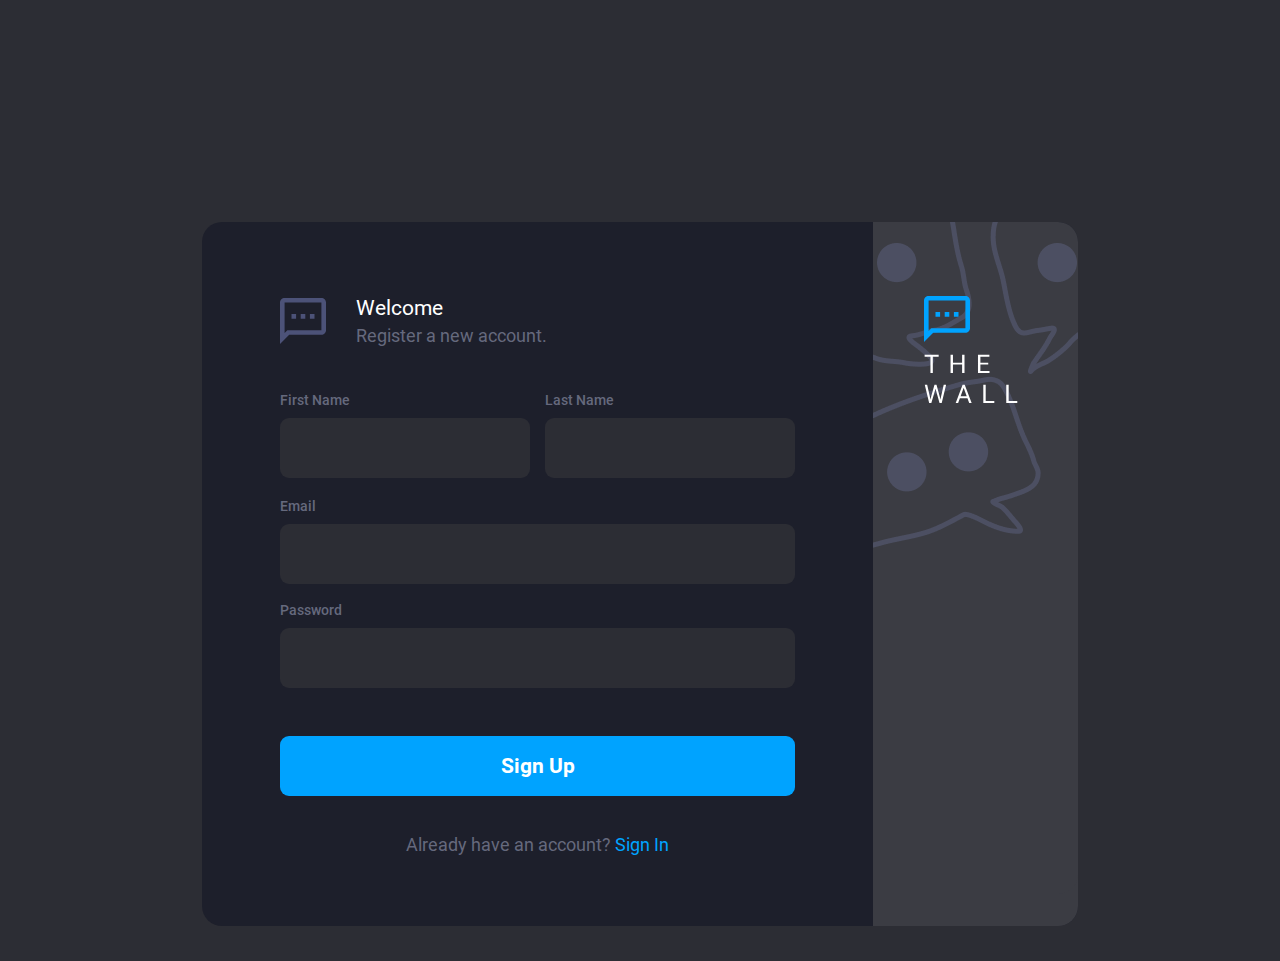
<file: web_frontend/views/index.html>
<!DOCTYPE html>
<html lang="en">
<head>
    <meta charset="UTF-8">
    <meta http-equiv="X-UA-Compatible" content="IE=edge">
    <meta name="viewport" content="width=device-width, initial-scale=1.0">
    <meta name="author" content="Harold Nocos">
    <meta name="description" content="The Wall is a fun place to keep up: with what's going on around places, with your friends and acquaintances, with interesting stories, and thoughts of yourself and the community.">
    <title>The Wall | Access Page</title>
    <link rel="shortcut icon" href="../assets/images/favicon.ico" type="image/x-icon">
    <link rel="stylesheet" href="../assets/css/global.css">
    <link rel="stylesheet" href="../assets/css/index.css">
    <script src="../assets/js/index.js"></script>
</head>
<body>
    <div class="container" id="sign_up">
        <div class="form_container">
            <div class="form_header">
                <img src="../assets/images/the_wall_icon.svg" alt="The Wall Icon">
                <h1>Welcome
                    <span>Register a new account.</span>
                </h1>
            </div>
            <form action="../views/timeline.html" id="sign_up_form" class="form" method="POST">
                <div class="col_2">
                    <label for="first_name">First Name
                        <input type="text" name="first_name" class="form_input_field" id="first_name">
                    </label>
                    <label for="last_name">Last Name
                        <input type="text" name="last_name" class="form_input_field" id="last_name">
                    </label>
                </div>
                <label for="signup_email" class="row">Email
                    <input type="text" class="form_input_field" id="signup_email" name="signup_email">
                </label>
                <label for="signup_password" class="row">Password
                    <input type="password" class="form_input_field" id="signup_password" name="signup_password">
                </label>
                <button class="form_btn" type="submit">Sign Up</button>
                <p class="access_text">Already have an account? <a id="show_signin" class="select_access_btn" href="#">Sign In</a></p>
            </form>
        </div>
        <div class="banner_container">
            <img src="../assets/images/the_wall_big_logo.svg" alt="The Wall Big Logo">
        </div>
    </div>
    
    <div class="container hidden" id="sign_in">
        <div class="form_container">
            <div class="form_header">
                <img src="../assets/images/the_wall_icon.svg" alt="The Wall Icon">
                <h1>Welcome
                    <span>Register a new account.</span>
                </h1>
            </div>
            <form action="../views/timeline.html" id="sign_in_form" class="form" method="POST">
                <label for="email" class="row">Email
                    <input type="text" class="form_input_field" id="email" name="email">
                </label>
                <label for="password" class="row">Password
                    <input type="password" class="form_input_field" id="password" name="password">
                </label>
                <button class="form_btn" type="submit">Sign In</button>
                <p class="access_text">Don’t have an account? <a id="show_signup" class="select_access_btn" href="#">Sign Up</a></p>
            </form>
        </div>
        <div class="banner_container">
            <img src="../assets/images/the_wall_big_logo.svg" alt="The Wall Big Logo">
        </div>
    </div>
</body>
</html>
</file>
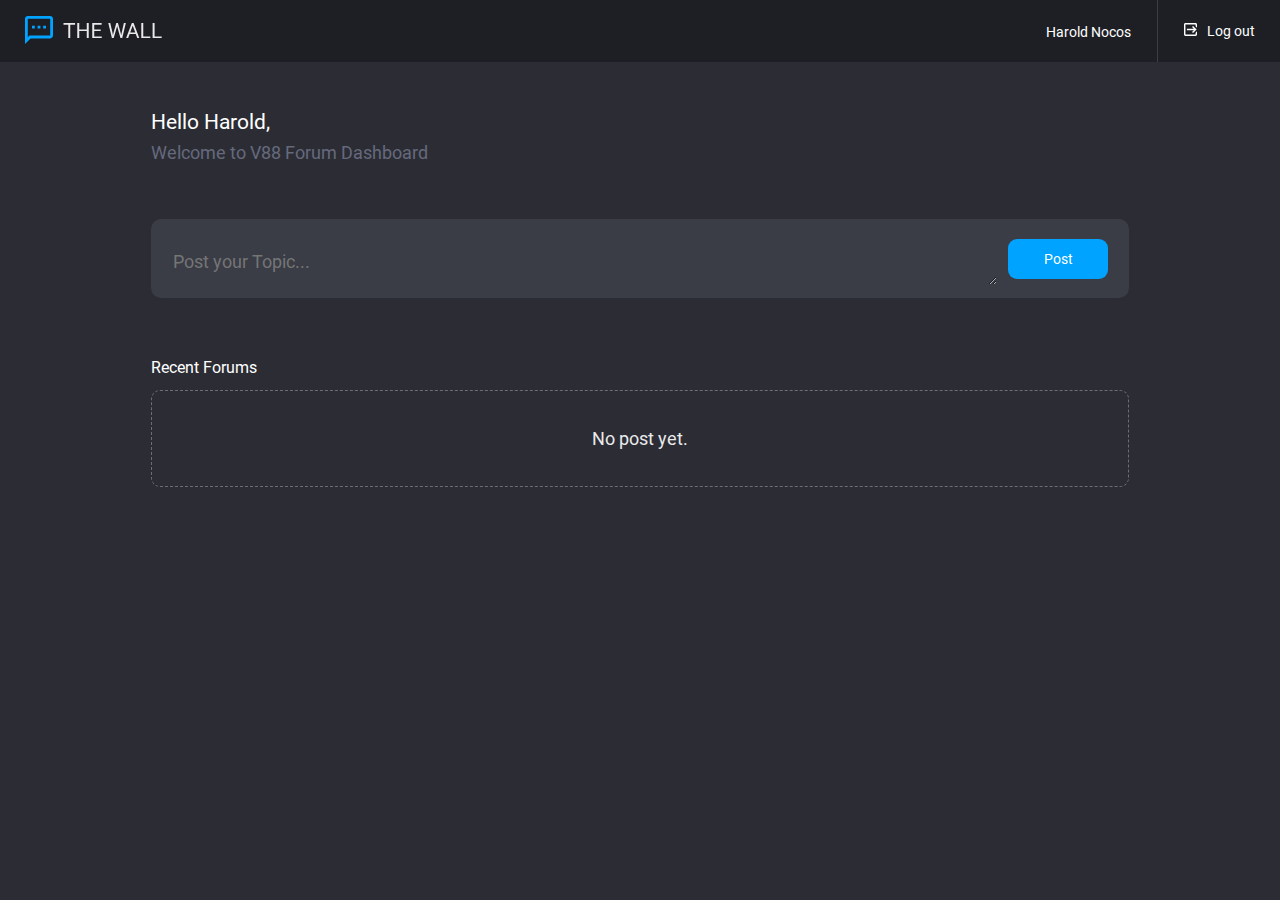
<file: web_frontend/views/timeline.html>
<!DOCTYPE html>
<html lang="en">
<head>
    <meta charset="UTF-8">
    <meta http-equiv="X-UA-Compatible" content="IE=edge">
    <meta name="viewport" content="width=device-width, initial-scale=1.0">
    <meta name="author" content="Harold Nocos">
    <meta name="description" content="The Wall is a fun place to keep up: with what's going on around places, with your friends and acquaintances, with interesting stories, and thoughts of yourself and the community.">
    <title>The Wall | Timeline Page</title>
    <link rel="shortcut icon" href="../assets/images/favicon.ico" type="image/x-icon">
    <link rel="stylesheet" href="../assets/css/timeline.css">
    <script src="../assets/js/timeline.js"></script>
</head>
<body>
    <nav>
        <a href="index.html" id="the_wall_logo"><img src="../assets/images/the_wall_small_logo.svg" alt="The Wall Logo"></a>
        <span class="flex_space"></span>
        <span id="profile_name">Harold Nocos</span>
        <a href="index.html" id="log_out_btn">Log out</a>
    </nav>
    <main>
        <div class="greet_container">
            <h1>Hello Harold,
                <span>Welcome to V88 Forum Dashboard</span>
            </h1>
        </div>
        <div class="post_container">
            <form action="./timeline.html" method="post" id="post_form" class="post_form_wrapper">
                <textarea name="post_text_field" id="post_text_field" class="post_text_field" placeholder="Post your Topic..."></textarea>
                <button type="submit" class="post_btn">Post</button>
            </form>
        </div>
        <div id="timeline" class="forum_container">
            <p class="title">Recent Forums</p>
            <div id="no_post">
                <p>No post yet.</p>
            </div>
            <div class="topic_container hidden">
                <p class="topic_text">Lorem ipsum dolor sit amet consectetur, adipisicing elit. Sint facilis consequuntur a animi porro totam aliquam inventore illum aut nihil.</p>
                <div class="topic_details">
                    <div class="response_info">
                        <span class="response_details">Harold Nocos (few seconds ago)</span>
                        <span class="response_count">0 Responses</span>
                    </div>
                    <div class="topic_controls">
                        <button type="button" class="edit_btn"></button>
                        <div class="delete_btn_container">
                            <button type="button" class="delete_btn"></button>
                            <p class="confirm_text">Confirm Delete? <button type="button" class="confirm_btn no_btn">No</button><button type="button" class="confirm_btn yes_btn">Yes</button></p>
                        </div>
                    </div>
                </div>
                <div class="topic_form_container edit">
                    <form action="./timeline.html" method="post" class="topic_form_wrapper edit hidden">
                        <textarea name="edit_topic_text_field" class="topic_text_field edit">Lorem ipsum dolor sit amet consectetur adipisicing elit. Minima non fugiat dolor, sit commodi voluptatem at ea dolorum dignissimos illo.</textarea>
                        <button type="submit" class="save_btn">Save</button>
                    </form>
                </div>
                <div class="topic_reply_container hidden">
                    <p class="topic_text reply">Lorem ipsum dolor sit amet consectetur adipisicing elit. Similique molestias maiores architecto obcaecati vitae placeat blanditiis exercitationem voluptates quas esse.</p>
                    <div class="topic_details reply">
                        <div class="response_info">
                            <span class="response_details">Harold Nocos (few seconds ago)</span>
                            <span class="response_count">0 Responses</span>
                        </div>
                        <div class="topic_controls">
                            <button type="button" class="edit_reply_btn"></button>
                            <div class="delete_btn_container">
                                <button type="button" class="delete_btn"></button>
                                <p class="confirm_text">Confirm Delete? <button type="button" class="confirm_btn no_btn">No</button><button type="button" class="confirm_btn yes_btn">Yes</button></p>
                            </div>
                        </div>
                    </div>
                    <div class="topic_form_container edit_reply">
                        <form action="./timeline.html" class="topic_form_wrapper edit hidden" method="post">
                            <textarea name="edit_topic_text_field" id="edit_topic_text_field" class="topic_text_field edit">Lorem ipsum dolor sit amet consectetur adipisicing elit. Soluta debitis officia voluptatibus nesciunt saepe eius explicabo voluptatum laborum commodi, nulla ex dolor veritatis praesentium quos incidunt quidem dolorum pariatur ipsum!</textarea>
                            <button type="submit" class="save_btn">Save</button>
                        </form>
                    </div>
                </div>
                <div class="topic_comment_container"></div>
                <div class="topic_form_container reply">
                    <form action="./timeline.html" class="topic_form_wrapper" method="post">
                        <textarea name="topic_text_field" class="topic_text_field"></textarea>
                        <button type="submit" class="comment_btn">Comment</button>
                    </form>
                </div>
            </div>
        </div>
    </main>
</body>
</html>
</file>
<file: web_frontend/assets/css/global.css>
* {
  margin: 0;
  padding: 0;
  box-sizing: border-box;
}
@font-face {
  font-family: 'Roboto-Regular';
  src: url('../fonts/Roboto-Regular.ttf');
}
@font-face {
  font-family: 'Roboto-Italic';
  src: url('../fonts/Roboto-Italic.ttf');
}
@font-face {
  font-family: 'Roboto-Medium';
  src: url('../fonts/Roboto-Medium.ttf');
}
@font-face {
  font-family: 'Roboto-Bold';
  src: url('../fonts/Roboto-Bold.ttf');
}
body {
  background-color: #2C2D34;
}
a {
  transition: all 0.21s ease-in-out;
}
a:hover {
  opacity: 0.8;
}
input:-webkit-autofill,
input:-webkit-autofill:hover,
input:-webkit-autofill:focus {
  -webkit-text-fill-color: #fff !important;
  -webkit-box-shadow: 0 0 0px 40rem #2C2D34 inset;
  border: 1px solid #00A3FF;
  transition: background-color 5000s ease-in-out 0s;
}
</file>
<file: web_frontend/assets/css/index.css>
* {
  margin: 0;
  padding: 0;
  box-sizing: border-box;
}
@font-face {
  font-family: 'Roboto-Regular';
  src: url('../fonts/Roboto-Regular.ttf');
}
@font-face {
  font-family: 'Roboto-Italic';
  src: url('../fonts/Roboto-Italic.ttf');
}
@font-face {
  font-family: 'Roboto-Medium';
  src: url('../fonts/Roboto-Medium.ttf');
}
@font-face {
  font-family: 'Roboto-Bold';
  src: url('../fonts/Roboto-Bold.ttf');
}
body {
  background-color: #2C2D34;
}
a {
  transition: all 0.21s ease-in-out;
}
a:hover {
  opacity: 0.8;
}
input:-webkit-autofill,
input:-webkit-autofill:hover,
input:-webkit-autofill:focus {
  -webkit-text-fill-color: #fff !important;
  -webkit-box-shadow: 0 0 0px 40rem #2C2D34 inset;
  border: 1px solid #00A3FF;
  transition: background-color 5000s ease-in-out 0s;
}
body {
  padding: 35px;
}
.container {
  background-color: #1D1F2B;
  border-radius: 20px;
  column-gap: 78px;
  display: flex;
  margin: 187px auto 0;
  max-width: 876px;
  padding: 74px 0 71px 78px;
  position: relative;
}
.container.hidden {
  display: none;
}
.container .form_header {
  display: flex;
  margin-bottom: 46px;
}
.container .form_header img {
  margin-right: 30px;
}
.container .form_header h1 {
  color: #fff;
  font: 21px/25px 'Roboto-Regular', tahoma, verdana, arial, sans-serif;
}
.container .form_header span {
  color: #65697D;
  display: block;
  font: 18px/21px 'Roboto-Regular', tahoma, verdana, arial, sans-serif;
  margin-top: 4px;
}
.container label {
  color: #65697D;
  font: 14px/16px 'Roboto-Medium', tahoma, verdana, arial, sans-serif;
}
.container .col_2 {
  display: flex;
  gap: 15px;
  margin-bottom: 20px;
}
.container .col_2 label {
  width: 50%;
}
.container .row {
  display: block;
  margin-bottom: 18px;
}
.container .form_input_field {
  background-color: #2C2D34;
  border-radius: 9px;
  border: none;
  color: #fff;
  display: block;
  font: 16px/16px 'Roboto-Regular', tahoma, verdana, arial, sans-serif;
  height: 60px;
  margin-top: 10px;
  padding: 24px 20px;
  width: 100%;
}
.container .form_input_field:focus,
.container .form_input_field:focus-visible {
  border: 1px solid #00A3FF !important;
  outline: none;
}
.container .form_input_field.input_error {
  border: 1px solid #EB5757;
}
.container .form_btn {
  background-color: #00A3FF;
  border-radius: 9px;
  border: none;
  color: #fff;
  cursor: pointer;
  font: 21px/25px 'Roboto-Bold', tahoma, verdana, arial, sans-serif;
  height: 60px;
  margin: 30px 0 38px;
  outline: none;
  transition: all 0.21s ease-in-out;
  width: 100%;
}
.container .form_btn:hover {
  opacity: 0.8;
}
.container .access_text {
  color: #65697D;
  font: 18px/21px 'Roboto-Regular', tahoma, verdana, arial, sans-serif;
  text-align: center;
}
.container .access_text a {
  color: #00A3FF;
  text-decoration: none;
}
.container .form_container {
  width: calc(100% - 283px);
}
.container .banner_container {
  background: url("../images/the_wall_banner.png") no-repeat;
  background-color: #3B3C43;
  border-radius: 0 20px 20px 0;
  height: 100%;
  position: absolute;
  right: 0;
  top: 0;
  width: 205px;
}
.container .banner_container img {
  margin: 74px 0 0 51px;
}
@media only screen and (max-width: 768px) {
  .container {
    padding-right: 78px;
  }
  .container .col_2 {
    display: block;
  }
  .container .col_2 #first_name {
    margin-bottom: 12px;
  }
  .container .form_container {
    width: 100%;
  }
  .container .banner_container {
    display: none;
  }
}
@media only screen and (max-width: 640px) {
  .container {
    margin-top: 0;
  }
}
@media only screen and (max-width: 600px) {
  .container {
    display: block;
    padding: 35px;
  }
}
</file>
<file: web_frontend/assets/css/timeline.css>
* {
  margin: 0;
  padding: 0;
  box-sizing: border-box;
}
@font-face {
  font-family: 'Roboto-Regular';
  src: url('../fonts/Roboto-Regular.ttf');
}
@font-face {
  font-family: 'Roboto-Italic';
  src: url('../fonts/Roboto-Italic.ttf');
}
@font-face {
  font-family: 'Roboto-Medium';
  src: url('../fonts/Roboto-Medium.ttf');
}
@font-face {
  font-family: 'Roboto-Bold';
  src: url('../fonts/Roboto-Bold.ttf');
}
body {
  background-color: #2C2D34;
}
a {
  transition: all 0.21s ease-in-out;
}
a:hover {
  opacity: 0.8;
}
input:-webkit-autofill,
input:-webkit-autofill:hover,
input:-webkit-autofill:focus {
  -webkit-text-fill-color: #fff !important;
  -webkit-box-shadow: 0 0 0px 40rem #2C2D34 inset;
  border: 1px solid #00A3FF;
  transition: background-color 5000s ease-in-out 0s;
}
nav {
  align-items: center;
  background-color: #1E1F25;
  color: #fff;
  display: flex;
  font: 14px/16px 'Roboto-Regular', tahoma, verdana, arial, sans-serif;
  height: 62px;
  justify-content: space-between;
  padding: 0 25px;
}
nav .flex_space {
  flex: 1;
}
nav #profile_name {
  border-right: 1px solid #3A3C46;
  height: 100%;
  padding: 24px 26px;
}
nav #log_out_btn {
  color: #fff;
  padding-left: 26px;
  text-decoration: none;
}
nav #log_out_btn::before {
  background: url("../images/the_wall_sprite_icon.svg") no-repeat -84px 0;
  content: "";
  display: inline-block;
  height: 13px;
  margin-right: 10px;
  vertical-align: top;
  width: 13px;
}
main {
  margin: 48px auto 0;
  max-width: 978px;
}
main .greet_container {
  margin-bottom: 56px;
}
main .greet_container h1 {
  color: #fff;
  font: 21px/25px 'Roboto-Regular', tahoma, verdana, arial, sans-serif;
}
main .greet_container h1 span {
  color: #65697D;
  display: block;
  font: 18px/21px 'Roboto-Regular', tahoma, verdana, arial, sans-serif;
  margin-top: 7px;
}
main .post_container {
  background-color: #3A3C46;
  border-radius: 10px;
}
main .post_container .post_form_wrapper {
  align-items: center;
  border-radius: 10px;
  border: 1px solid transparent;
  display: flex;
  gap: 10px;
  justify-content: space-between;
  margin-bottom: 60px;
  padding: 0 20px;
}
main .post_container .post_form_wrapper.active {
  border: 1px solid #00A3FF;
}
main .post_container .post_form_wrapper.input_error {
  border: 1px solid #EB5757;
}
main .post_container .post_form_wrapper .post_text_field {
  background-color: #3A3C46;
  border: 1px solid transparent;
  color: #fff;
  font: 18px/25px 'Roboto-Regular', tahoma, verdana, arial, sans-serif;
  height: 38px;
  margin: 28px 0 11px;
  max-height: 500px;
  min-height: 38px;
  outline: none;
  padding-right: 20px;
  position: relative;
  resize: vertical;
  width: 100%;
}
main .post_container .post_form_wrapper .post_btn {
  background-color: #00A3FF;
  border-radius: 9px;
  border: none;
  color: #fff;
  font: 14px/40px 'Roboto-Regular', tahoma, verdana, arial, sans-serif;
  min-width: 100px;
  transition: all 0.21s ease-in-out;
}
main .post_container .post_form_wrapper .post_btn:hover {
  background-color: #0B54C1;
}
main .forum_container .title {
  color: #fff;
  font: 16px/19px 'Roboto-Regular', tahoma, verdana, arial, sans-serif;
  margin-bottom: 13px;
}
main .forum_container #no_post {
  background-color: transparent;
  border-radius: 9px;
  border: 1px dashed #6D6E75;
  color: #EAEAEB;
  font: 18px/19px 'Roboto-Regular', tahoma, verdana, arial, sans-serif;
  padding: 38px 0;
  text-align: center;
}
main .forum_container .topic_container {
  background-color: #1E1F25;
  border-radius: 10px;
  margin-bottom: 30px;
  padding: 30px;
}
main .forum_container .topic_container.hidden {
  display: none;
}
main .forum_container .topic_container .topic_text {
  color: #fff;
  font: 16px/25px 'Roboto-Italic', tahoma, verdana, arial, sans-serif;
  margin-bottom: 5px;
  overflow: hidden;
  text-overflow: ellipsis;
  width: calc(100% - 102px);
}
main .forum_container .topic_container .topic_text.reply {
  color: #888A95;
}
main .forum_container .topic_details {
  align-items: center;
  color: #9595E9;
  display: flex;
  font: 14px/16px 'Roboto-Regular', tahoma, verdana, arial, sans-serif;
  justify-content: space-between;
  margin-bottom: 19px;
}
main .forum_container .topic_details.reply {
  margin-bottom: 30px;
}
main .forum_container .topic_details .response_info .response_details {
  border-right: 1px solid #9595E9;
  padding-right: 18px;
}
main .forum_container .topic_details .response_info .response_count {
  padding-left: 14px;
}
main .forum_container .topic_controls {
  align-items: center;
  display: flex;
  gap: 6px;
}
main .forum_container .topic_controls .edit_btn,
main .forum_container .topic_controls .edit_reply_btn {
  background-color: #32333C;
  border-radius: 4px;
  border: 1px solid #606066;
  cursor: pointer;
  height: 29px;
  transition: all 0.21s ease-in-out;
  width: 29px;
}
main .forum_container .topic_controls .edit_btn::after,
main .forum_container .topic_controls .edit_reply_btn::after {
  background: url("../images/the_wall_sprite_icon.svg") no-repeat;
  background-position: 0 0;
  content: "";
  display: inline-block;
  height: 12px;
  width: 12px;
}
main .forum_container .topic_controls .edit_btn:hover,
main .forum_container .topic_controls .edit_reply_btn:hover {
  background-color: #9999FF;
  border: 1px solid #fff;
}
main .forum_container .topic_controls .edit_btn:hover::after,
main .forum_container .topic_controls .edit_reply_btn:hover::after {
  background-position: -42px 0;
}
main .forum_container .topic_controls .delete_btn_container {
  align-items: center;
  background-color: #32333C;
  border-radius: 4px;
  border: 1px solid #606066;
  display: flex;
}
main .forum_container .topic_controls .delete_btn_container .delete_btn {
  background-color: #32333C;
  border-radius: 4px;
  border: none;
  cursor: pointer;
  height: 27px;
  outline: none;
  transition: all 0.21s ease-in-out;
  width: 28px;
}
main .forum_container .topic_controls .delete_btn_container .delete_btn::after {
  background: url("../images/the_wall_sprite_icon.svg") no-repeat -21px 0;
  content: "";
  display: inline-block;
  height: 12px;
  width: 12px;
}
main .forum_container .topic_controls .delete_btn_container .delete_btn:hover {
  background-color: #9999FF;
  border: 1px solid #fff;
}
main .forum_container .topic_controls .delete_btn_container .delete_btn:hover::after {
  background-position: -63px 0;
}
main .forum_container .topic_controls .delete_btn_container .confirm_text {
  color: #fff;
  display: flex;
  display: none !important;
  font: 10px/12px 'Roboto-Medium', tahoma, verdana, arial, sans-serif;
  gap: 8px;
  margin: 0 8px;
}
main .forum_container .topic_controls .delete_btn_container .confirm_text .confirm_btn {
  background-color: transparent;
  border: none;
  cursor: pointer;
  font: 10px/12px 'Roboto-Medium', tahoma, verdana, arial, sans-serif;
  transition: all 0.21s ease-in-out;
}
main .forum_container .topic_controls .delete_btn_container .confirm_text .confirm_btn:hover {
  opacity: 0.8;
}
main .forum_container .topic_controls .delete_btn_container .confirm_text .no_btn {
  color: #65697D;
}
main .forum_container .topic_controls .delete_btn_container .confirm_text .yes_btn {
  color: #A3A3FF;
}
main .forum_container .topic_controls .delete_btn_container.active .delete_btn {
  border-radius: 0;
  border-right: 1px solid #606066;
  pointer-events: none;
}
main .forum_container .topic_controls .delete_btn_container.active .confirm_text {
  display: flex !important;
}
main .forum_container .topic_form_container {
  background-color: #3A3C46;
  border-radius: 10px;
}
main .forum_container .topic_form_container .topic_form_wrapper {
  align-items: center;
  background-color: #3A3C46;
  border-radius: 10px;
  border: 1px solid transparent;
  display: flex;
  gap: 10px;
  justify-content: space-between;
  padding: 0 20px;
}
main .forum_container .topic_form_container .topic_form_wrapper.edit {
  margin-bottom: 30px;
}
main .forum_container .topic_form_container .topic_form_wrapper.active {
  border: 1px solid #00A3FF;
}
main .forum_container .topic_form_container .topic_form_wrapper.input_error {
  border: 1px solid #EB5757;
}
main .forum_container .topic_form_container .topic_form_wrapper .topic_text_field {
  background-color: #3A3C46;
  border: 1px solid transparent;
  color: #fff;
  font: 18px/25px 'Roboto-Regular', tahoma, verdana, arial, sans-serif;
  margin: 28px 0 11px;
  max-height: 500px;
  min-height: 38px;
  outline: none;
  padding-right: 20px;
  position: relative;
  resize: vertical;
  width: 100%;
}
main .forum_container .topic_form_container .topic_form_wrapper .topic_text_field.edit {
  font: 16px/19px 'Roboto-Italic', tahoma, verdana, arial, sans-serif;
}
main .forum_container .topic_form_container .topic_form_wrapper .save_btn,
main .forum_container .topic_form_container .topic_form_wrapper .comment_btn {
  background-color: #00A3FF;
  border-radius: 9px;
  border: none;
  color: #fff;
  font: 14px/40px 'Roboto-Regular', tahoma, verdana, arial, sans-serif;
  min-width: 100px;
  transition: all 0.21s ease-in-out;
}
main .forum_container .topic_form_container .topic_form_wrapper .save_btn:hover,
main .forum_container .topic_form_container .topic_form_wrapper .comment_btn:hover {
  background-color: #0B54C1;
}
main .forum_container .topic_comment_container {
  margin-bottom: 21px;
}
.hidden {
  display: none !important;
}
body::-webkit-scrollbar,
textarea::-webkit-scrollbar {
  width: 8px;
}
body::-webkit-scrollbar-thumb,
textarea::-webkit-scrollbar-thumb {
  background-color: #9496A1;
  border-radius: 8px;
  cursor: pointer !important;
}
body::-webkit-scrollbar-track,
textarea::-webkit-scrollbar-track {
  background-color: transparent;
  border-radius: 8px;
  width: 16px;
}
@media only screen and (max-width: 1024px) {
  main {
    margin: 48px 35px;
  }
}
@media only screen and (max-width: 768px) {
  #profile_name {
    display: none;
  }
  #log_out_btn {
    color: transparent !important;
    padding: 14px 0 0 26px;
    width: 35px;
  }
}
</file>
